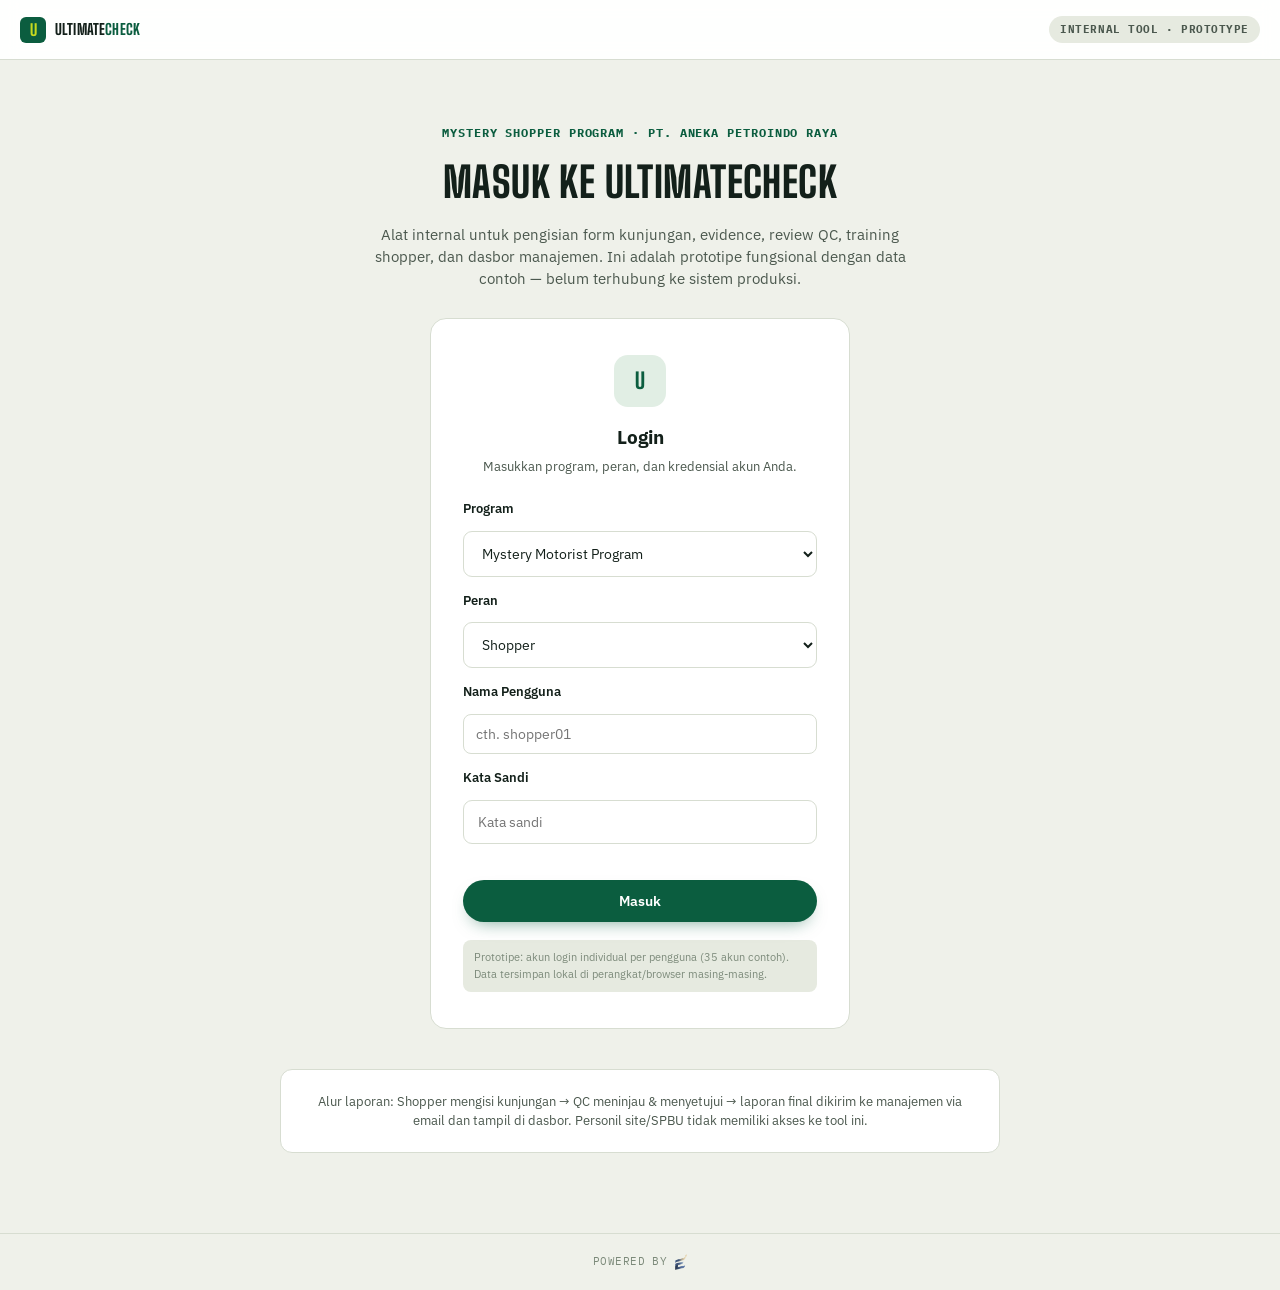
<file: index.html>
<!DOCTYPE html>
<html lang="id">
<head>
<meta charset="UTF-8">
<meta name="viewport" content="width=device-width, initial-scale=1">
<title>UltimateCheck — Internal Tool</title>
<link rel="preconnect" href="https://fonts.googleapis.com">
<link rel="stylesheet" href="https://fonts.googleapis.com/css2?family=Big+Shoulders+Display:wght@600;700;800&family=IBM+Plex+Sans:wght@400;500;600;700&family=IBM+Plex+Mono:wght@400;500;600&display=swap">
<link rel="stylesheet" href="styles.css">
</head>
<body>

  <header class="topbar">
    <a class="brandmark" href="index.html">
      <svg width="26" height="26" viewBox="0 0 26 26" xmlns="http://www.w3.org/2000/svg"><rect width="26" height="26" rx="6" fill="#0B5D3F"/><text x="13" y="19" font-family="Big Shoulders Display,sans-serif" font-size="16" font-weight="800" fill="#C7DB1F" text-anchor="middle">U</text></svg>
      <div class="name">Ultimate<span>Check</span></div>
    </a>
    <div class="right"><span class="role-chip">Internal Tool · Prototype</span></div>
  </header>

  <div class="portal-hero">
    <div class="eyebrow">Mystery Shopper Program · PT. Aneka Petroindo Raya</div>
    <h1>Masuk ke UltimateCheck</h1>
    <p>Alat internal untuk pengisian form kunjungan, evidence, review QC, training shopper, dan dasbor manajemen. Ini adalah prototipe fungsional dengan data contoh — belum terhubung ke sistem produksi.</p>
  </div>

  <div class="gate-wrap" style="min-height:auto; padding:20px 20px 40px;">
    <div class="login-card">
      <div class="icon">U</div>
      <h2>Login</h2>
      <p class="lead">Masukkan program, peran, dan kredensial akun Anda.</p>

      <form id="loginForm">
        <div class="field">
          <label class="q" for="f_program">Program</label>
          <select id="f_program">
            <option value="mmp">Mystery Motorist Program</option>
            <option value="training">Training</option>
          </select>
        </div>
        <div class="field">
          <label class="q" for="f_role">Peran</label>
          <select id="f_role">
            <option value="shopper">Shopper</option>
            <option value="qc">Quality Checker</option>
            <option value="management">Management</option>
          </select>
        </div>
        <div id="mgmtTrainingNote" class="login-note" style="display:none;">Management tidak memiliki akses ke Training.</div>
        <div class="field">
          <label class="q" for="f_username">Nama Pengguna</label>
          <input type="text" id="f_username" autocomplete="username" placeholder="cth. shopper01">
        </div>
        <div class="field">
          <label class="q" for="f_password">Kata Sandi</label>
          <input type="password" id="f_password" autocomplete="current-password" placeholder="Kata sandi">
        </div>
        <div class="gate-error" id="loginError"></div>
        <button type="submit" class="btn btn-primary btn-block" id="loginBtn">Masuk</button>
      </form>

      <div class="gate-note">Prototipe: akun login individual per pengguna (35 akun contoh). Data tersimpan lokal di perangkat/browser masing-masing.</div>
    </div>
  </div>

  <div class="wrap narrow" style="padding-top:0;">
    <div class="card" style="text-align:center; color:var(--ink-soft); font-size:12.8px;">
      Alur laporan: Shopper mengisi kunjungan → QC meninjau &amp; menyetujui → laporan final dikirim ke manajemen via email dan tampil di dasbor. Personil site/SPBU tidak memiliki akses ke tool ini.
    </div>
  </div>

  <footer class="site-footer"><span>Powered by</span><img src="assets/elevare-logo.png" alt="Elevare"></footer>

<script src="data.js"></script>
<script src="index.js"></script>
</body>
</html>
</file>
<file: styles.css>
:root{
  --ground:#EFF1EA; --surface:#FFFFFF; --surface-2:#E6EAE0;
  --ink:#13201A; --ink-soft:#4B584E; --ink-faint:#7C8A7A; --line:#D7DDD1;
  --green:#0B5D3F; --green-strong:#08462F; --green-ink-on:#F5FAF3;
  --lime:#C7DB1F; --lime-ink-on:#142019;
  --hazard:#B85A00; --hazard-bg:#FBE9D6; --hazard-line:#E7B888;
  --bad:#B23B2E; --bad-bg:#F8E1DD; --bad-line:#E7B3AA;
  --good:#0B5D3F; --good-bg:#E1EEE4; --good-line:#AFCBB9;
  --font-display:'Big Shoulders Display',system-ui,sans-serif;
  --font-body:'IBM Plex Sans',system-ui,-apple-system,sans-serif;
  --font-mono:'IBM Plex Mono',ui-monospace,Menlo,Consolas,monospace;
  --radius:12px;
}
*{box-sizing:border-box;}
html{scroll-behavior:smooth;}
body{
  margin:0; background:var(--ground); color:var(--ink); font-family:var(--font-body);
  font-size:14.5px; line-height:1.5;
}
a{color:inherit;}
img{max-width:100%;}

/* ---- Topbar ---- */
.topbar{
  position:sticky; top:0; z-index:40; background:rgba(255,255,255,.94); backdrop-filter:blur(8px);
  border-bottom:1px solid var(--line); display:flex; align-items:center; justify-content:space-between;
  padding:0 20px; height:60px;
}
.brandmark{ display:flex; align-items:center; gap:9px; text-decoration:none; }
.brandmark img{ width:26px; height:26px; }
.brandmark .name{ font-family:var(--font-display); font-weight:800; text-transform:uppercase; font-size:15px; letter-spacing:.01em; color:var(--ink); }
.brandmark .name span{ color:var(--green); }
.topbar .role-chip{
  font-family:var(--font-mono); font-size:11px; font-weight:700; text-transform:uppercase; letter-spacing:.05em;
  background:var(--surface-2); color:var(--ink-soft); padding:5px 11px; border-radius:999px;
}
.topbar .right{ display:flex; align-items:center; gap:12px; }
.topbar .who{ font-size:13px; color:var(--ink-soft); }
.topbar .logout{
  font-family:var(--font-mono); font-size:11.5px; text-transform:uppercase; letter-spacing:.03em;
  color:var(--ink-soft); text-decoration:none; border:1px solid var(--line); padding:6px 12px; border-radius:999px;
}
.topbar .logout:hover{ border-color:var(--green); color:var(--green); }

.wrap{ max-width:1080px; margin:0 auto; padding:28px 20px 80px; }
.wrap.narrow{ max-width:760px; }

h1.page-title{ font-family:var(--font-display); font-weight:800; text-transform:uppercase; font-size:27px; letter-spacing:.01em; margin:4px 0 4px; }
.page-sub{ color:var(--ink-soft); font-size:14px; margin:0 0 24px; max-width:640px; }

/* ---- Buttons ---- */
.btn{
  display:inline-flex; align-items:center; justify-content:center; gap:7px;
  padding:11px 22px; border-radius:999px; font-weight:600; font-size:14px; font-family:var(--font-body);
  border:1px solid transparent; cursor:pointer; text-decoration:none; transition:transform .12s ease, opacity .12s ease;
}
.btn:hover{ transform:translateY(-1px); }
.btn:disabled{ opacity:.45; cursor:not-allowed; transform:none; }
.btn-primary{ background:var(--green); color:#fff; box-shadow:0 8px 18px -9px rgba(11,93,63,.6); }
.btn-primary:hover{ background:var(--green-strong); }
.btn-ghost{ background:#fff; border-color:var(--line); color:var(--ink); }
.btn-ghost:hover{ border-color:var(--green); color:var(--green); }
.btn-danger{ background:#fff; border-color:var(--bad-line); color:var(--bad); }
.btn-danger:hover{ background:var(--bad-bg); }
.btn-sm{ padding:7px 15px; font-size:12.5px; }
.btn-block{ width:100%; }

/* ---- Cards ---- */
.card{ background:#fff; border:1px solid var(--line); border-radius:var(--radius); padding:22px; }
.card + .card{ margin-top:16px; }

/* ---- Portal (role select) ---- */
.portal-hero{ text-align:center; padding:64px 20px 8px; }
.portal-hero .eyebrow{ font-family:var(--font-mono); font-size:11.5px; letter-spacing:.08em; text-transform:uppercase; color:var(--green); font-weight:700; margin-bottom:10px; }
.portal-hero h1{ font-family:var(--font-display); font-weight:800; text-transform:uppercase; font-size:clamp(28px,5vw,42px); letter-spacing:.01em; margin:0 0 10px; }
.portal-hero p{ color:var(--ink-soft); max-width:560px; margin:0 auto; }

.role-grid{ display:grid; grid-template-columns:repeat(3,1fr); gap:18px; max-width:980px; margin:44px auto 0; padding:0 20px 60px; }
.role-card{
  background:#fff; border:1px solid var(--line); border-radius:16px; padding:28px 24px; text-decoration:none; color:var(--ink);
  display:flex; flex-direction:column; gap:10px; transition:box-shadow .15s ease, transform .15s ease;
}
.role-card:hover{ box-shadow:0 14px 30px -18px rgba(11,93,63,.35); transform:translateY(-2px); border-color:var(--green); }
.role-card .icon{
  width:44px; height:44px; border-radius:11px; background:var(--surface-2); display:flex; align-items:center; justify-content:center;
  font-family:var(--font-display); font-weight:800; font-size:19px; color:var(--green);
}
.role-card h3{ margin:4px 0 0; font-size:17px; }
.role-card p{ margin:0; color:var(--ink-soft); font-size:13.3px; }
.role-card .go{ margin-top:auto; font-family:var(--font-mono); font-size:11.5px; text-transform:uppercase; letter-spacing:.04em; color:var(--green); font-weight:700; }

/* ---- Badges / status pills ---- */
.pill{ display:inline-flex; align-items:center; gap:6px; font-family:var(--font-mono); font-size:11px; font-weight:700; text-transform:uppercase; letter-spacing:.03em; padding:4px 11px; border-radius:999px; }
.pill .dot{ width:6px; height:6px; border-radius:50%; }
.pill.pending{ background:var(--hazard-bg); color:var(--hazard); border:1px solid var(--hazard-line); }
.pill.pending .dot{ background:var(--hazard); }
.pill.approved{ background:var(--good-bg); color:var(--good); border:1px solid var(--good-line); }
.pill.approved .dot{ background:var(--good); }
.pill.critical{ background:var(--bad-bg); color:var(--bad); border:1px solid var(--bad-line); }
.pill.critical .dot{ background:var(--bad); }
.pill.rejected{ background:var(--surface-2); color:var(--ink-soft); border:1px solid var(--line); }
.pill.rejected .dot{ background:var(--ink-faint); }
.pill.emailed{ background:#E4ECF7; color:#2A4E86; border:1px solid #BFD1EE; }
.pill.emailed .dot{ background:#2A4E86; }

/* ---- Form (shopper) ---- */
fieldset.fg{ border:1px solid var(--line); border-radius:var(--radius); padding:0; margin:0 0 14px; background:#fff; }
fieldset.fg legend{ display:none; }
.fg-head{
  display:flex; align-items:center; justify-content:space-between; gap:10px; padding:14px 18px; cursor:pointer;
  border-bottom:1px solid transparent;
}
.fg[open] .fg-head{ border-bottom-color:var(--line); }
.fg-head .t{ display:flex; align-items:center; gap:10px; }
.fg-head .num{ font-family:var(--font-mono); font-size:11px; color:var(--green); font-weight:700; background:var(--good-bg); width:24px; height:24px; border-radius:50%; display:flex; align-items:center; justify-content:center; }
.fg-head h3{ margin:0; font-size:15px; }
.fg-head .w{ font-family:var(--font-mono); font-size:10.5px; color:var(--ink-faint); }
.fg-body{ padding:16px 18px 18px; display:flex; flex-direction:column; gap:16px; }

.field{ display:flex; flex-direction:column; gap:7px; }
.field label.q{ font-size:13.6px; font-weight:600; }
.field .hint{ font-size:12px; color:var(--ink-faint); }
.seg{ display:flex; gap:8px; }
.seg input[type=radio]{ display:none; }
.seg label{
  flex:0 0 auto; padding:8px 18px; border:1px solid var(--line); border-radius:999px; font-size:13px; font-weight:600;
  cursor:pointer; color:var(--ink-soft); background:#fff;
}
.seg input[type=radio]:checked + label{ background:var(--green); border-color:var(--green); color:#fff; }
.seg label.no-opt{ }
.seg input[type=radio].opt-no:checked + label{ background:var(--bad); border-color:var(--bad); }
.field select, .field input[type=text], .field input[type=number], .field textarea{
  font-family:var(--font-body); font-size:13.6px; padding:10px 12px; border:1px solid var(--line); border-radius:8px; background:#fff; color:var(--ink);
}
.field textarea{ resize:vertical; min-height:64px; }
.rating{ display:flex; gap:6px; }
.rating button{
  width:38px; height:38px; border-radius:9px; border:1px solid var(--line); background:#fff; font-family:var(--font-mono);
  font-weight:700; cursor:pointer; color:var(--ink-soft);
}
.rating button.active{ background:var(--green); border-color:var(--green); color:#fff; }

.evidence-row{ display:flex; flex-wrap:wrap; gap:12px; }
.evidence-slot{
  width:120px; display:flex; flex-direction:column; gap:6px;
}
.evidence-box{
  width:120px; height:90px; border:1.5px dashed var(--line); border-radius:9px; background:var(--surface-2);
  display:flex; align-items:center; justify-content:center; overflow:hidden; position:relative; cursor:pointer;
}
.evidence-box img, .evidence-box video{ width:100%; height:100%; object-fit:cover; }
.evidence-box .plus{ font-family:var(--font-display); font-size:22px; color:var(--ink-faint); }
.evidence-slot .lbl{ font-size:11px; color:var(--ink-soft); text-align:center; }
.evidence-slot input[type=file]{ display:none; }
.evidence-badge{ position:absolute; top:4px; right:4px; background:var(--green); color:#fff; font-family:var(--font-mono); font-size:9px; padding:2px 5px; border-radius:4px; }

.item-evidence{
  margin-top:2px; display:flex; align-items:center; gap:10px; background:var(--hazard-bg); border:1px solid var(--hazard-line);
  border-radius:9px; padding:10px 12px;
}
.item-evidence.filled{ background:var(--good-bg); border-color:var(--good-line); }
.item-evidence-box{
  width:56px; height:44px; border:1.5px dashed var(--hazard-line); border-radius:7px; background:#fff;
  display:flex; align-items:center; justify-content:center; overflow:hidden; position:relative; cursor:pointer; flex:0 0 auto;
}
.item-evidence.filled .item-evidence-box{ border-color:var(--good-line); border-style:solid; }
.item-evidence-box img, .item-evidence-box video{ width:100%; height:100%; object-fit:cover; }
.item-evidence-box .plus{ font-family:var(--font-display); font-size:16px; color:var(--hazard); }
.item-evidence input[type=file]{ display:none; }
.item-evidence-hint{ font-size:11.5px; color:#7A4A1A; }
.item-evidence.filled .item-evidence-hint{ color:var(--good); }
.item-evidence-req{ font-family:var(--font-mono); font-size:9px; font-weight:700; text-transform:uppercase; letter-spacing:.03em; color:var(--hazard); display:block; margin-bottom:2px; }
.item-evidence.filled .item-evidence-req{ color:var(--good); }

.timing-list{ display:flex; flex-direction:column; gap:10px; margin-top:14px; }
.timing-row{
  display:flex; align-items:center; justify-content:space-between; gap:12px; flex-wrap:wrap;
  padding:10px 12px; border:1px solid var(--line); border-radius:9px; background:var(--surface-2);
}
.timing-row .timing-label{ font-size:13.6px; font-weight:600; }
.timing-row .timing-recorded{ display:inline-flex; align-items:center; gap:10px; }
.timing-row .timing-time{ font-family:var(--font-mono); font-weight:700; color:var(--green); font-size:13px; }
.timing-row .timing-edit{
  font-family:var(--font-mono); font-size:10.5px; text-transform:uppercase; letter-spacing:.03em;
  color:var(--ink-faint); text-decoration:underline; cursor:pointer;
}
.timing-row .timing-edit:hover{ color:var(--green); }

.crit-flag{
  display:flex; gap:10px; align-items:flex-start; background:var(--bad-bg); border:1px solid var(--bad-line); border-radius:9px;
  padding:12px 14px; font-size:13px; color:#7A2A20; margin:6px 0 0;
}
.crit-flag b{ display:block; font-family:var(--font-mono); text-transform:uppercase; font-size:10.5px; letter-spacing:.04em; margin-bottom:2px; }

.offline-badge{
  display:inline-flex; align-items:center; gap:6px; font-family:var(--font-mono); font-size:11px; color:var(--ink-faint);
}
.offline-badge .dot{ width:6px; height:6px; border-radius:50%; background:var(--lime); border:1px solid #a7bc17; }

.form-footer{
  position:sticky; bottom:0; background:rgba(239,241,234,.96); backdrop-filter:blur(6px); border-top:1px solid var(--line);
  padding:14px 0; margin-top:22px; display:flex; align-items:center; justify-content:space-between; gap:14px;
}

/* ---- Tables ---- */
table.list{ width:100%; border-collapse:collapse; font-size:13.3px; }
table.list th{ text-align:left; font-family:var(--font-mono); font-size:10.5px; text-transform:uppercase; letter-spacing:.04em; color:var(--ink-faint); padding:8px 10px; border-bottom:1px solid var(--ink); }
table.list td{ padding:11px 10px; border-bottom:1px solid var(--line); vertical-align:middle; }
table.list tr:hover td{ background:var(--surface-2); }
table.list a.row-link{ text-decoration:none; color:inherit; display:block; }

/* ---- Detail view ---- */
.id-card{
  display:grid; grid-template-columns:repeat(4,1fr); gap:0; border:1px solid var(--line); border-radius:var(--radius); overflow:hidden; margin-bottom:18px;
}
.id-cell{ padding:12px 14px; border-right:1px solid var(--line); }
.id-cell:last-child{ border-right:none; }
.id-cell .k{ font-family:var(--font-mono); font-size:10px; text-transform:uppercase; letter-spacing:.05em; color:var(--ink-faint); margin-bottom:3px; }
.id-cell .v{ font-weight:600; font-size:14px; }

.scorewrap{ display:flex; gap:16px; margin-bottom:18px; align-items:stretch; }
.scorebig{ flex:0 0 160px; background:var(--green); color:var(--green-ink-on); border-radius:12px; padding:18px; display:flex; flex-direction:column; justify-content:center; align-items:center; text-align:center; }
.scorebig .num{ font-family:var(--font-display); font-size:40px; font-weight:800; line-height:.9; }
.scorebig .max{ font-family:var(--font-mono); font-size:10px; opacity:.8; margin-top:2px; }
.scorebig .tier{ margin-top:9px; background:var(--lime); color:var(--lime-ink-on); font-family:var(--font-mono); font-weight:700; font-size:10px; padding:4px 12px; border-radius:999px; text-transform:uppercase; letter-spacing:.04em; }
.catscore{ flex:1; display:flex; flex-direction:column; justify-content:center; gap:8px; }
.cat-row{ display:flex; align-items:center; gap:10px; }
.cat-row .cat-label{ width:230px; font-size:13px; }
.cat-row .cat-w{ font-family:var(--font-mono); font-size:10.5px; color:var(--ink-faint); width:34px; }
.cat-row .track{ flex:1; height:9px; background:var(--surface-2); border-radius:5px; overflow:hidden; }
.cat-row .fill{ height:100%; background:var(--green); border-radius:5px; }
.cat-row .pct{ font-family:var(--font-mono); font-weight:600; font-size:12.5px; width:38px; text-align:right; }

.photogrid{ display:grid; grid-template-columns:repeat(4,1fr); gap:10px; }
.photocard{ border:1px solid var(--line); border-radius:9px; overflow:hidden; background:#fff; }
.photocard img, .photocard video{ width:100%; height:96px; object-fit:cover; display:block; }
.photocard .cap{ padding:7px 9px; font-size:11.5px; color:var(--ink-soft); }

/* ---- Login gate ---- */
.gate-wrap{ min-height:calc(100vh - 60px); display:flex; align-items:center; justify-content:center; padding:20px; }
.gate-card{ background:#fff; border:1px solid var(--line); border-radius:16px; padding:36px 32px; max-width:380px; width:100%; text-align:center; }
.gate-card .icon{ width:52px; height:52px; border-radius:14px; background:var(--good-bg); color:var(--green); display:flex; align-items:center; justify-content:center; margin:0 auto 16px; font-family:var(--font-display); font-weight:800; font-size:22px; }
.gate-card h2{ margin:0 0 6px; font-size:19px; }
.gate-card p{ color:var(--ink-soft); font-size:13.3px; margin:0 0 20px; }
.gate-card input{ width:100%; padding:12px 14px; border:1px solid var(--line); border-radius:9px; font-size:14px; margin-bottom:10px; font-family:var(--font-body); }
.gate-error{ color:var(--bad); font-size:12.5px; margin:-4px 0 12px; min-height:14px; }
.gate-note{ margin-top:18px; font-size:11.3px; color:var(--ink-faint); background:var(--surface-2); border-radius:8px; padding:9px 11px; }

/* ---- Highlights (dashboard) ---- */
.stat-strip{ display:flex; gap:10px; margin:14px 0 8px; flex-wrap:wrap; }
.stat-tile{ flex:1; min-width:140px; border:1px solid var(--line); border-radius:10px; padding:12px 14px; background:#fff; }
.stat-tile .k{ font-family:var(--font-mono); font-size:10px; text-transform:uppercase; letter-spacing:.04em; color:var(--ink-faint); }
.stat-tile .v{ font-family:var(--font-display); font-weight:800; font-size:22px; margin-top:2px; }
.stat-tile .v span{ font-family:var(--font-mono); font-weight:600; font-size:10.5px; color:var(--ink-faint); }

.highlight-wrap{ display:flex; gap:16px; margin-top:6px; flex-wrap:wrap; }
.highlight-col{ flex:1; min-width:280px; }
.highlight-head{ display:flex; align-items:center; gap:8px; margin-bottom:10px; }
.highlight-head .dot{ width:9px; height:9px; border-radius:50%; }
.highlight-head.good .dot{ background:var(--good); } .highlight-head.bad .dot{ background:var(--bad); }
.highlight-head b{ font-family:var(--font-mono); text-transform:uppercase; font-size:11px; letter-spacing:.04em; }
.highlight-head.good b{ color:var(--good); } .highlight-head.bad b{ color:var(--bad); }
.hl-item{ display:flex; align-items:center; gap:12px; border-radius:9px; padding:11px 13px; margin-bottom:8px; }
.hl-item.good{ background:var(--good-bg); } .hl-item.bad{ background:var(--bad-bg); }
.hl-rank{ font-family:var(--font-display); font-weight:800; font-size:18px; flex:0 0 22px; }
.hl-item.good .hl-rank{ color:var(--good); } .hl-item.bad .hl-rank{ color:var(--bad); }
.hl-body{ flex:1; } .hl-body .t{ font-size:13.3px; font-weight:600; } .hl-body .s{ font-size:11.5px; color:var(--ink-soft); }
.hl-pct{ font-family:var(--font-mono); font-weight:700; font-size:16px; flex:0 0 auto; }
.hl-item.good .hl-pct{ color:var(--good); } .hl-item.bad .hl-pct{ color:var(--bad); }

.section-h{ display:flex; align-items:baseline; gap:8px; margin:30px 0 12px; padding-bottom:7px; border-bottom:2px solid var(--ink); }
.section-h h2{ font-family:var(--font-display); text-transform:uppercase; font-weight:700; font-size:16px; letter-spacing:.01em; margin:0; }
.section-h .w{ font-family:var(--font-mono); font-size:10.5px; color:var(--green); font-weight:700; }

.tier-chip{ font-family:var(--font-mono); font-size:9.5px; font-weight:700; text-transform:uppercase; padding:3px 9px; border-radius:999px; letter-spacing:.03em; }
.tier-chip.good{ background:var(--good-bg); color:var(--good); }
.tier-chip.watch{ background:var(--hazard-bg); color:var(--hazard); }
.tier-chip.bad{ background:var(--bad-bg); color:var(--bad); }

.toast{
  position:fixed; bottom:22px; left:50%; transform:translateX(-50%) translateY(20px); opacity:0; pointer-events:none;
  background:var(--ink); color:#fff; padding:12px 20px; border-radius:999px; font-size:13px; font-weight:600;
  box-shadow:0 12px 26px -12px rgba(0,0,0,.4); transition:all .25s ease; z-index:100; display:flex; align-items:center; gap:8px;
}
.toast.show{ opacity:1; transform:translateX(-50%) translateY(0); pointer-events:auto; }
.toast .dot{ width:7px; height:7px; border-radius:50%; background:var(--lime); }

.empty{ text-align:center; padding:50px 20px; color:var(--ink-faint); }

/* ---- Ref badge (question numbering matching PDF site report) ---- */
.ref-tag{
  font-family:var(--font-mono); font-size:10px; font-weight:700; color:var(--green);
  background:var(--good-bg); padding:1px 6px; border-radius:5px; margin-right:6px; display:inline-block;
}

/* ---- Site footer (Elevare branding) ---- */
.site-footer{
  display:flex; align-items:center; justify-content:center; gap:8px;
  padding:20px 20px calc(20px + env(safe-area-inset-bottom,0px));
  border-top:1px solid var(--line); color:var(--ink-faint); font-family:var(--font-mono);
  font-size:10.5px; letter-spacing:.04em; text-transform:uppercase;
}
.site-footer img{ height:16px; width:auto; opacity:.85; }

/* ---- Login page ---- */
.login-card{ background:#fff; border:1px solid var(--line); border-radius:16px; padding:36px 32px; max-width:420px; width:100%; }
.login-card .icon{ width:52px; height:52px; border-radius:14px; background:var(--good-bg); color:var(--green); display:flex; align-items:center; justify-content:center; margin:0 auto 16px; font-family:var(--font-display); font-weight:800; font-size:22px; }
.login-card h2{ margin:0 0 6px; font-size:19px; text-align:center; }
.login-card p.lead{ color:var(--ink-soft); font-size:13.3px; margin:0 0 22px; text-align:center; }
.login-card .field{ margin-bottom:14px; }
.login-card label.q{ display:block; font-size:12.5px; font-weight:600; margin-bottom:6px; }
.login-card select, .login-card input{
  width:100%; padding:12px 14px; border:1px solid var(--line); border-radius:9px; font-size:14px; font-family:var(--font-body); background:#fff; color:var(--ink);
}
.login-hint{ font-size:11px; color:var(--ink-faint); margin-top:4px; }
.login-note{ font-size:12px; color:var(--hazard); background:var(--hazard-bg); border:1px solid var(--hazard-line); border-radius:8px; padding:9px 11px; margin:2px 0 14px; }
.gate-note{ margin-top:18px; font-size:11.3px; color:var(--ink-faint); background:var(--surface-2); border-radius:8px; padding:9px 11px; }

/* ---- Training ---- */
.test-grid{ display:flex; flex-direction:column; gap:10px; }
.test-card{ border:1px solid var(--line); border-radius:var(--radius); padding:16px 18px; background:#fff; display:flex; align-items:center; justify-content:space-between; gap:14px; flex-wrap:wrap; }
.test-card .t{ font-family:var(--font-display); font-weight:800; font-size:16px; text-transform:uppercase; }
.test-card .s{ font-size:12px; color:var(--ink-soft); margin-top:2px; }
.pass-banner{ display:flex; align-items:center; gap:12px; border-radius:var(--radius); padding:16px 20px; margin-bottom:18px; }
.pass-banner.pass{ background:var(--good-bg); border:1px solid var(--good-line); color:var(--good); }
.pass-banner.fail{ background:var(--hazard-bg); border:1px solid var(--hazard-line); color:var(--hazard); }
.pass-banner .big{ font-family:var(--font-display); font-weight:800; font-size:20px; text-transform:uppercase; }
.score-pill{ font-family:var(--font-mono); font-weight:700; font-size:12px; padding:4px 11px; border-radius:999px; }
.score-pill.perfect{ background:var(--good-bg); color:var(--good); border:1px solid var(--good-line); }
.score-pill.partial{ background:var(--hazard-bg); color:var(--hazard); border:1px solid var(--hazard-line); }
.score-pill.pending{ background:var(--surface-2); color:var(--ink-faint); border:1px solid var(--line); }

@media (max-width:760px){
  .role-grid{ grid-template-columns:1fr; }
  .id-card{ grid-template-columns:repeat(2,1fr); }
  .photogrid{ grid-template-columns:repeat(2,1fr); }
  .scorewrap{ flex-direction:column; }
  .cat-row .cat-label{ width:auto; flex:1; }
}
</file>
